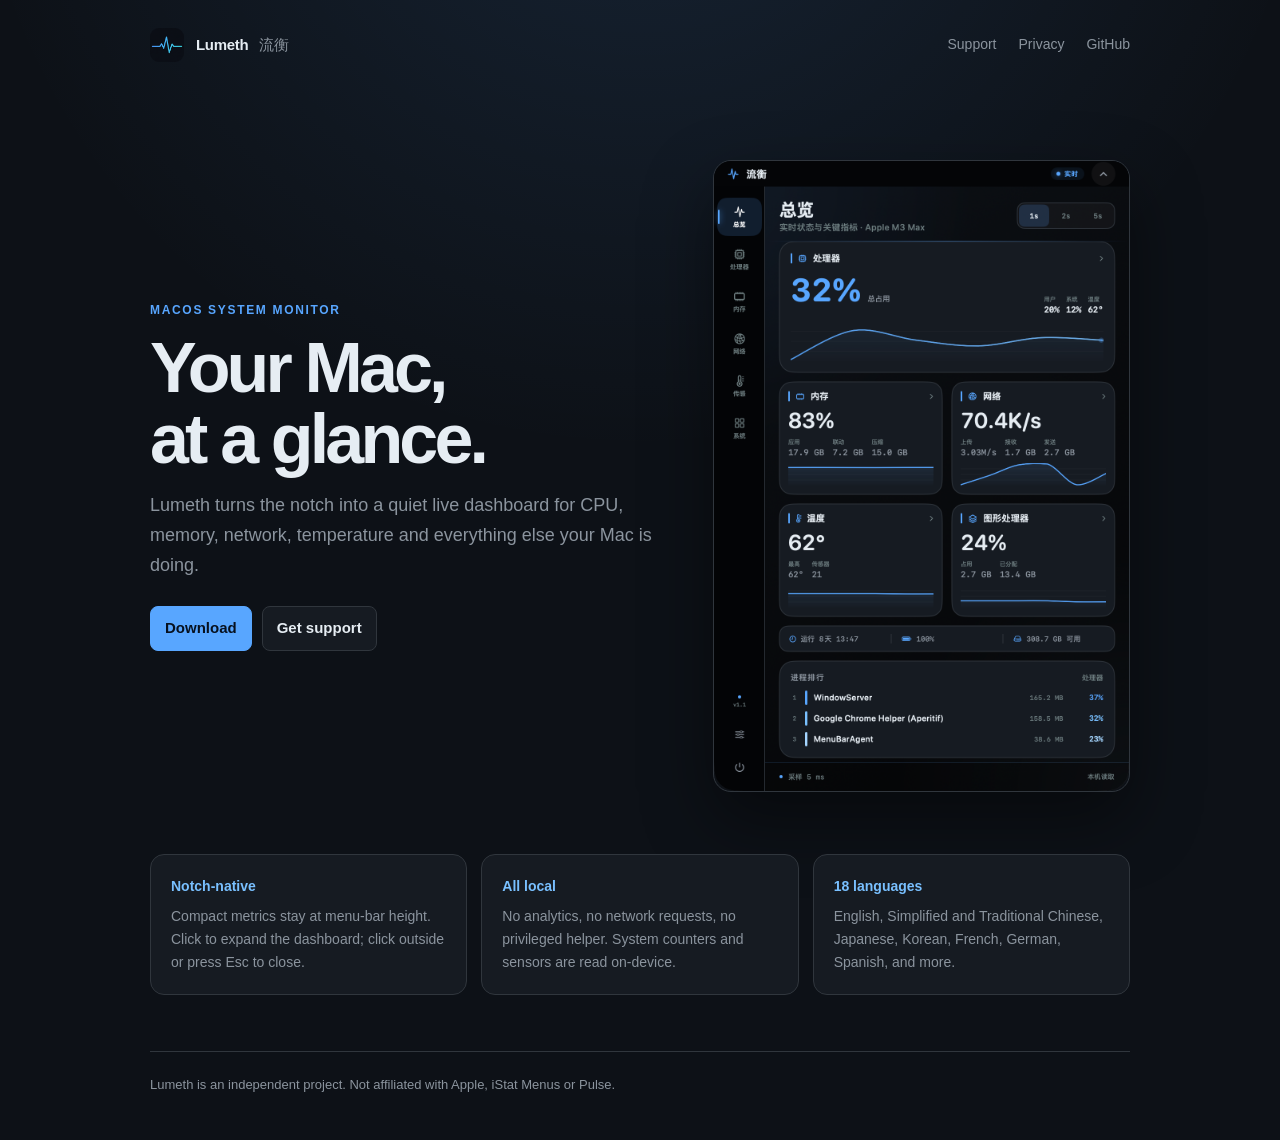
<file: docs/index.html>
<!doctype html>
<html lang="en">
<head>
  <meta charset="utf-8">
  <meta name="viewport" content="width=device-width, initial-scale=1">
  <title>Lumeth — a calm system monitor in your notch</title>
  <meta name="description" content="Lumeth is a native macOS system monitor that lives in the MacBook notch.">
  <link rel="icon" href="AppStoreIcon-1024.png">
  <link rel="stylesheet" href="style.css">
</head>
<body>
  <div class="wrap">
    <header>
      <img class="mark" src="AppStoreIcon-1024.png" alt="">
      <div class="brand">Lumeth <span>流衡</span></div>
      <nav>
        <a href="support.html">Support</a>
        <a href="privacy.html">Privacy</a>
        <a href="https://github.com/sansi-lcj/lumeth">GitHub</a>
      </nav>
    </header>

    <section class="hero">
      <div>
        <div class="eyebrow">macOS system monitor</div>
        <h1>Your Mac,<br>at a glance.</h1>
        <p class="lede">Lumeth turns the notch into a quiet live dashboard for CPU, memory, network, temperature and everything else your Mac is doing.</p>
        <div class="actions">
          <a class="button primary" href="https://github.com/sansi-lcj/lumeth/releases">Download</a>
          <a class="button" href="support.html">Get support</a>
        </div>
      </div>
      <img class="shot" src="overview.png" alt="Lumeth dashboard">
    </section>

    <section class="cards">
      <article class="card">
        <h3>Notch-native</h3>
        <p>Compact metrics stay at menu-bar height. Click to expand the dashboard; click outside or press Esc to close.</p>
      </article>
      <article class="card">
        <h3>All local</h3>
        <p>No analytics, no network requests, no privileged helper. System counters and sensors are read on-device.</p>
      </article>
      <article class="card">
        <h3>18 languages</h3>
        <p>English, Simplified and Traditional Chinese, Japanese, Korean, French, German, Spanish, and more.</p>
      </article>
    </section>

    <footer>
      Lumeth is an independent project. Not affiliated with Apple, iStat Menus or Pulse.
    </footer>
  </div>
</body>
</html>
</file>
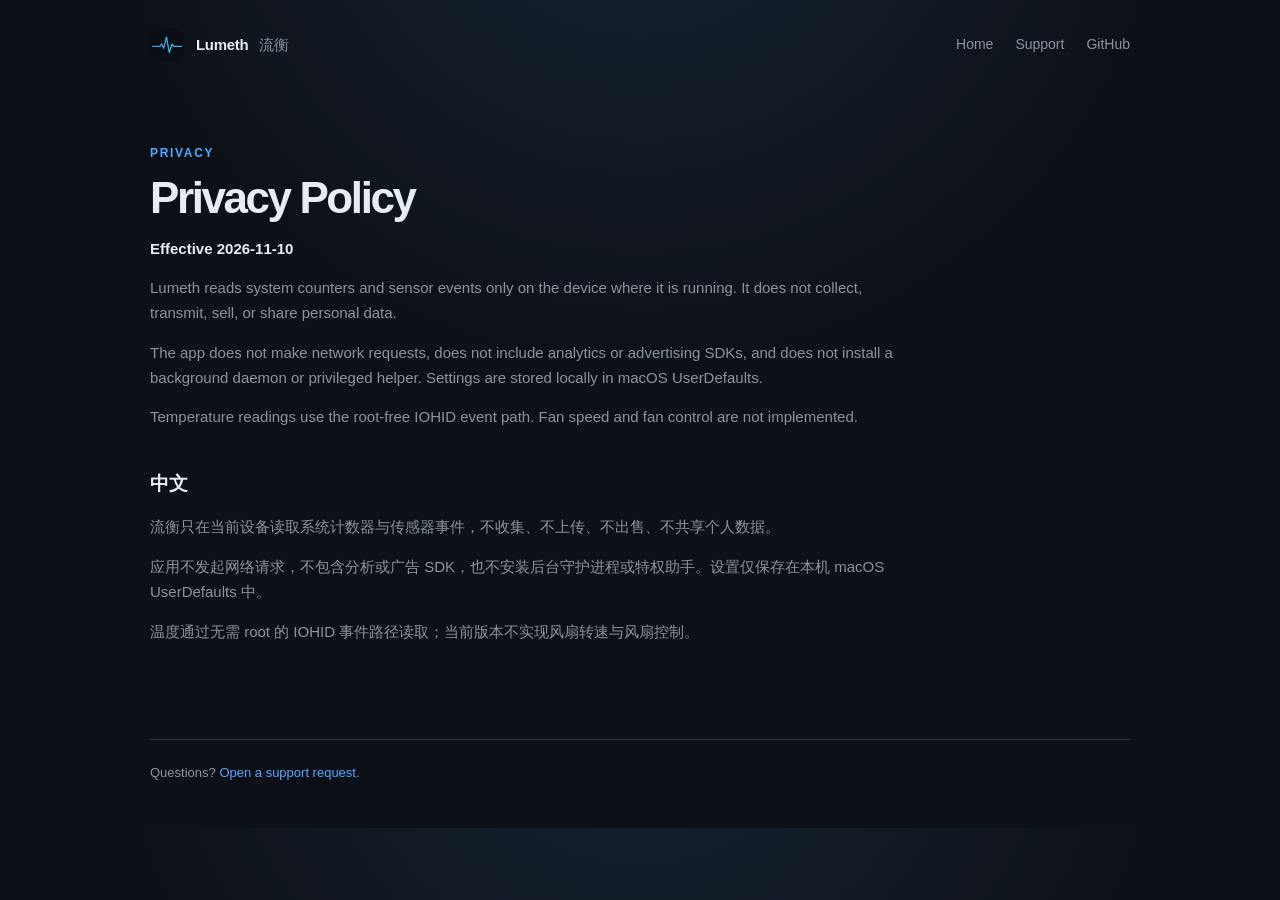
<file: docs/privacy.html>
<!doctype html>
<html lang="en">
<head>
  <meta charset="utf-8">
  <meta name="viewport" content="width=device-width, initial-scale=1">
  <title>Lumeth Privacy Policy</title>
  <link rel="icon" href="AppStoreIcon-1024.png">
  <link rel="stylesheet" href="style.css">
</head>
<body>
  <div class="wrap">
    <header>
      <img class="mark" src="AppStoreIcon-1024.png" alt="">
      <div class="brand">Lumeth <span>流衡</span></div>
      <nav>
        <a href="index.html">Home</a>
        <a href="support.html">Support</a>
        <a href="https://github.com/sansi-lcj/lumeth">GitHub</a>
      </nav>
    </header>

    <main class="page">
      <div class="eyebrow">Privacy</div>
      <h1>Privacy Policy</h1>
      <p><strong>Effective 2026-11-10</strong></p>
      <p>Lumeth reads system counters and sensor events only on the device where it is running. It does not collect, transmit, sell, or share personal data.</p>
      <p>The app does not make network requests, does not include analytics or advertising SDKs, and does not install a background daemon or privileged helper. Settings are stored locally in macOS UserDefaults.</p>
      <p>Temperature readings use the root-free IOHID event path. Fan speed and fan control are not implemented.</p>

      <h2>中文</h2>
      <p>流衡只在当前设备读取系统计数器与传感器事件，不收集、不上传、不出售、不共享个人数据。</p>
      <p>应用不发起网络请求，不包含分析或广告 SDK，也不安装后台守护进程或特权助手。设置仅保存在本机 macOS UserDefaults 中。</p>
      <p>温度通过无需 root 的 IOHID 事件路径读取；当前版本不实现风扇转速与风扇控制。</p>
    </main>

    <footer>Questions? <a href="support.html">Open a support request</a>.</footer>
  </div>
</body>
</html>
</file>
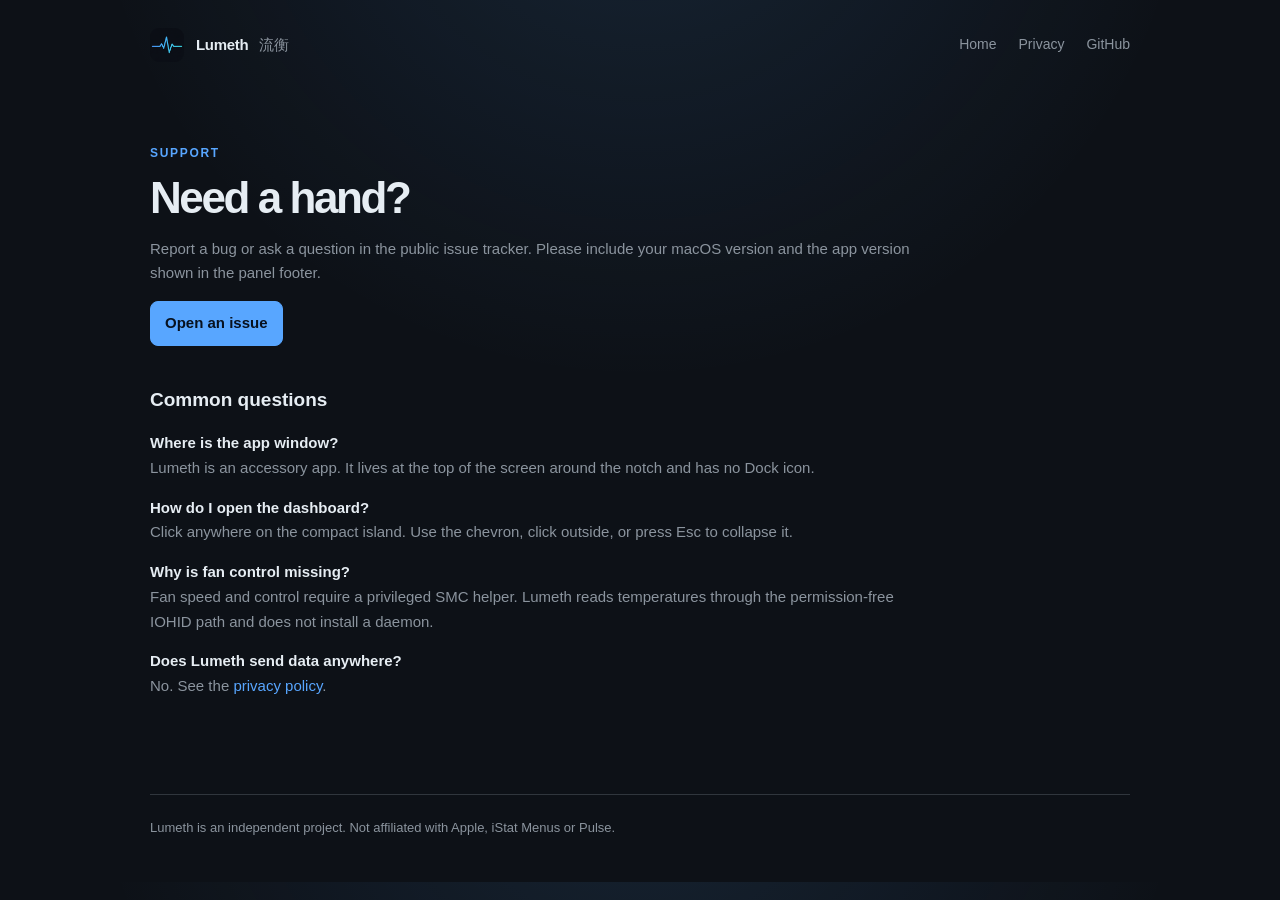
<file: docs/support.html>
<!doctype html>
<html lang="en">
<head>
  <meta charset="utf-8">
  <meta name="viewport" content="width=device-width, initial-scale=1">
  <title>Lumeth Support</title>
  <link rel="icon" href="AppStoreIcon-1024.png">
  <link rel="stylesheet" href="style.css">
</head>
<body>
  <div class="wrap">
    <header>
      <img class="mark" src="AppStoreIcon-1024.png" alt="">
      <div class="brand">Lumeth <span>流衡</span></div>
      <nav>
        <a href="index.html">Home</a>
        <a href="privacy.html">Privacy</a>
        <a href="https://github.com/sansi-lcj/lumeth">GitHub</a>
      </nav>
    </header>

    <main class="page">
      <div class="eyebrow">Support</div>
      <h1>Need a hand?</h1>
      <p>Report a bug or ask a question in the public issue tracker. Please include your macOS version and the app version shown in the panel footer.</p>
      <p><a class="button primary" href="https://github.com/sansi-lcj/lumeth/issues">Open an issue</a></p>

      <h2>Common questions</h2>
      <p><strong>Where is the app window?</strong><br>Lumeth is an accessory app. It lives at the top of the screen around the notch and has no Dock icon.</p>
      <p><strong>How do I open the dashboard?</strong><br>Click anywhere on the compact island. Use the chevron, click outside, or press Esc to collapse it.</p>
      <p><strong>Why is fan control missing?</strong><br>Fan speed and control require a privileged SMC helper. Lumeth reads temperatures through the permission-free IOHID path and does not install a daemon.</p>
      <p><strong>Does Lumeth send data anywhere?</strong><br>No. See the <a href="privacy.html">privacy policy</a>.</p>
    </main>

    <footer>Lumeth is an independent project. Not affiliated with Apple, iStat Menus or Pulse.</footer>
  </div>
</body>
</html>
</file>
<file: docs/style.css>
:root {
  color-scheme: dark;
  --bg: #0d1117;
  --surface: #161b22;
  --surface-2: #21262d;
  --border: #30363d;
  --text: #e6edf3;
  --muted: #8b949e;
  --blue: #58a6ff;
  --blue-soft: #79c0ff;
}

* { box-sizing: border-box; }

body {
  margin: 0;
  background:
    radial-gradient(circle at 50% -20%, rgba(88, 166, 255, 0.13), transparent 45%),
    var(--bg);
  color: var(--text);
  font: 15px/1.65 -apple-system, BlinkMacSystemFont, "SF Pro Text", "Segoe UI", sans-serif;
}

a { color: var(--blue); text-decoration: none; }
a:hover { text-decoration: underline; }

.wrap {
  width: min(980px, calc(100% - 40px));
  margin: 0 auto;
}

header {
  display: flex;
  align-items: center;
  gap: 12px;
  padding: 28px 0;
}

.mark {
  width: 34px;
  height: 34px;
  border-radius: 9px;
}

.brand {
  font-weight: 700;
  letter-spacing: -0.02em;
}

.brand span {
  color: var(--muted);
  font-weight: 500;
  margin-left: 7px;
}

nav {
  margin-left: auto;
  display: flex;
  gap: 22px;
  font-size: 14px;
}

nav a { color: var(--muted); }
nav a:hover { color: var(--text); }

.hero {
  display: grid;
  grid-template-columns: 1.1fr 0.9fr;
  gap: 54px;
  align-items: center;
  padding: 70px 0 52px;
}

.eyebrow {
  color: var(--blue);
  font-size: 12px;
  font-weight: 700;
  letter-spacing: 0.14em;
  text-transform: uppercase;
}

h1 {
  margin: 12px 0 16px;
  font-size: clamp(42px, 7vw, 70px);
  line-height: 1.02;
  letter-spacing: -0.055em;
}

.lede {
  color: var(--muted);
  font-size: 18px;
  max-width: 520px;
  margin: 0 0 26px;
}

.actions { display: flex; flex-wrap: wrap; gap: 10px; }

.button {
  display: inline-flex;
  align-items: center;
  gap: 8px;
  border: 1px solid var(--border);
  border-radius: 8px;
  padding: 9px 14px;
  font-weight: 600;
  color: var(--text);
  background: var(--surface);
}

.button.primary {
  background: var(--blue);
  border-color: var(--blue);
  color: #07111f;
}

.shot {
  width: 100%;
  border-radius: 18px;
  border: 1px solid var(--border);
  box-shadow: 0 28px 70px rgba(0, 0, 0, 0.45);
}

.cards {
  display: grid;
  grid-template-columns: repeat(3, 1fr);
  gap: 14px;
  padding: 10px 0 56px;
}

.card {
  background: var(--surface);
  border: 1px solid var(--border);
  border-radius: 14px;
  padding: 20px;
}

.card h3 {
  margin: 0 0 7px;
  color: var(--blue-soft);
  font-size: 14px;
}

.card p {
  margin: 0;
  color: var(--muted);
  font-size: 14px;
}

.page {
  max-width: 760px;
  padding: 54px 0 80px;
}

.page h1 { font-size: 44px; }
.page h2 { margin-top: 38px; font-size: 19px; }
.page p, .page li { color: var(--muted); }
.page strong { color: var(--text); }

footer {
  border-top: 1px solid var(--border);
  color: var(--muted);
  padding: 22px 0 44px;
  font-size: 13px;
}

@media (max-width: 760px) {
  .hero { grid-template-columns: 1fr; gap: 34px; padding-top: 40px; }
  .cards { grid-template-columns: 1fr; }
  nav { gap: 14px; }
}
</file>
